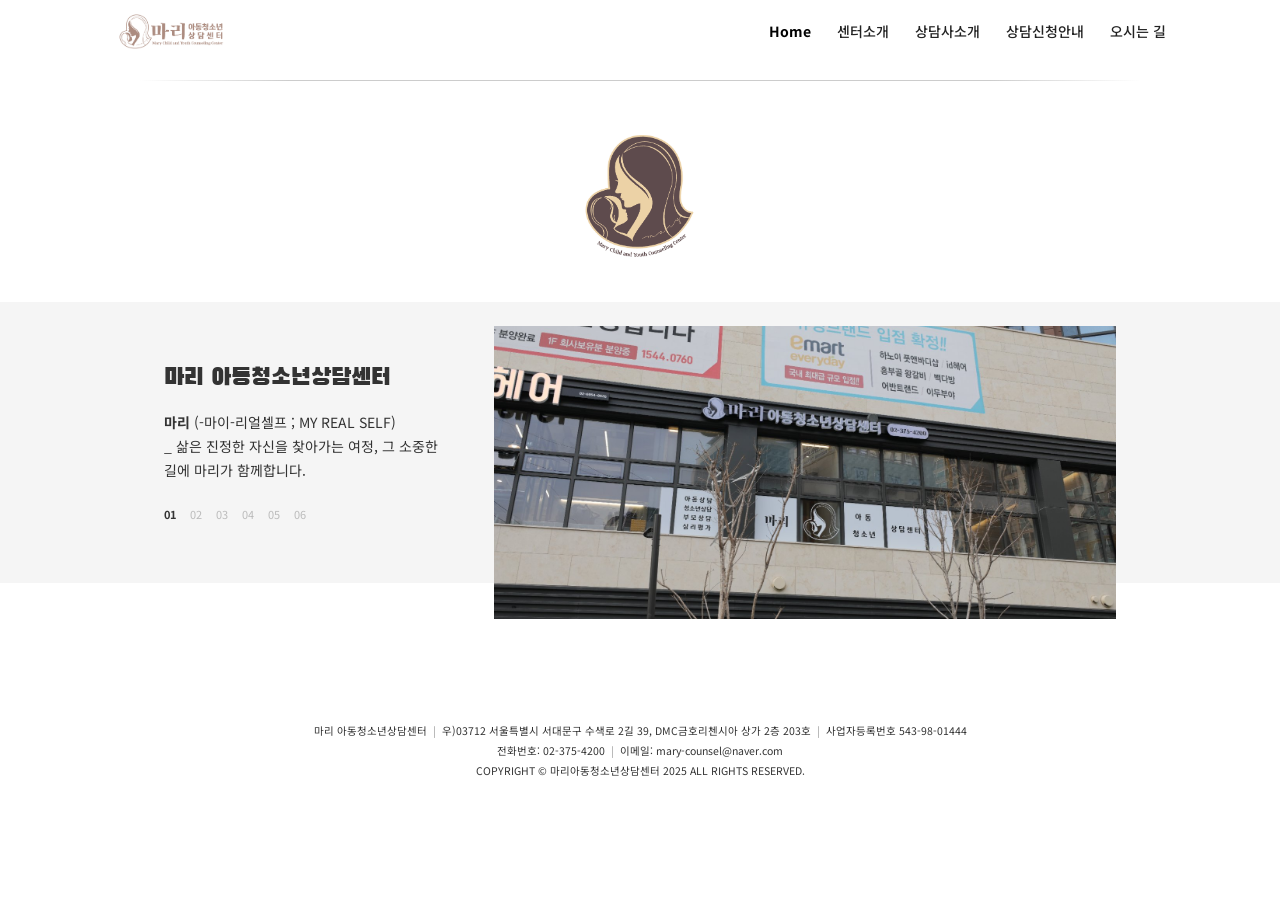
<file: index.html>
<!DOCTYPE html>
<html lang="ko">
<head>
<meta charset="UTF-8">
<meta name="viewport" content="width=device-width, initial-scale=1">
<title>마리 아동청소년상담센터</title>
<meta name="description" content="마리 아동청소년상담센터 — 놀이심리상담, 청소년상담, 심리평가, 언어치료, 집단상담, 성인상담, 양육상담. 사전예약 02-375-4200">
<link rel="canonical" href="https://www.mary-counsel.co.kr/">
<meta property="og:type" content="website">
<meta property="og:title" content="마리 아동청소년상담센터">
<meta property="og:description" content="마리 아동청소년상담센터 — 놀이심리상담, 청소년상담, 심리평가, 언어치료, 집단상담, 성인상담, 양육상담. 사전예약 02-375-4200">
<meta property="og:url" content="https://www.mary-counsel.co.kr/">
<meta property="og:image" content="https://www.mary-counsel.co.kr/images/uploads/1795605321383-wcl1f.jpg">
<meta name="naver-site-verification" content="">
<meta name="google-site-verification" content="">
<link rel="icon" href="images/uploads/1795605533341-xy4sb.png">
<link rel="stylesheet" href="assets/style.css">
<script type="application/ld+json">{"@context":"https://schema.org","@type":"LocalBusiness","name":"마리 아동청소년상담센터","url":"https://www.mary-counsel.co.kr/","telephone":"02-375-4200","email":"mary-counsel@naver.com","address":{"@type":"PostalAddress","streetAddress":"서울특별시 서대문구 수색로 2길 39, DMC금호리첸시아 상가 2층 203호","addressCountry":"KR"}}</script>
</head>
<body>
<header>
  <div class="nav">
    <a href="index.html" class="logo" aria-label="홈으로"><img src="images/uploads/1795605528540-gndbz.png" alt="마리 아동청소년상담센터"></a>
    <nav class="menu" id="menu">
      <a href="index.html" class="on">Home</a>
      <a href="about.html">센터소개</a>
      <a href="counselors.html">상담사소개</a>
      <a href="reservation.html">상담신청안내</a>
      <a href="location.html">오시는 길</a>
    </nav>
    <button class="burger" id="burger" aria-label="메뉴" aria-expanded="false"><span></span><span></span><span></span></button>
  </div>
  <div class="hr"></div>
</header>

<main>
<div class="home-emblem"><img src="images/uploads/1795605533341-xy4sb.png" alt="마리 아동청소년상담센터 로고"></div>
<section class="slider">
  <div class="wrap">
    <div>
      <h1>마리 아동청소년상담센터</h1>
      <p><b>마리</b> (-마이-리얼셀프 ; MY REAL SELF)<br>_ 삶은 진정한 자신을 찾아가는 여정, 그 소중한 길에 마리가 함께합니다.</p>
      <div class="dots"><button class="on">01</button><button>02</button><button>03</button><button>04</button><button>05</button><button>06</button></div>
    </div>
    <div class="slides">
      <img src="images/uploads/1795605321383-wcl1f.jpg" alt="마리 아동청소년상담센터 사진 1" class="on">
      <img src="images/uploads/1795605330490-qdwos.jpg" alt="마리 아동청소년상담센터 사진 2">
      <img src="images/uploads/1795605380646-9jctf.jpg" alt="마리 아동청소년상담센터 사진 3">
      <img src="images/uploads/1795605368250-cuu7p.jpg" alt="마리 아동청소년상담센터 사진 4">
      <img src="images/uploads/1795605353434-mxefl.jpg" alt="마리 아동청소년상담센터 사진 5">
      <img src="images/uploads/1795605399187-yvlae.jpg" alt="마리 아동청소년상담센터 사진 6">
    </div>
  </div>
</section>
</main>

<footer>
  <span class="line">마리 아동청소년상담센터</span><span class="sep">|</span><span class="line">우)03712 서울특별시 서대문구 수색로 2길 39, DMC금호리첸시아 상가 2층 203호</span><span class="sep">|</span><span class="line">사업자등록번호 543-98-01444</span><br>
  <span class="line">전화번호: <a href="tel:023754200">02-375-4200</a></span><span class="sep">|</span><span class="line">이메일: <a href="mailto:mary-counsel@naver.com">mary-counsel@naver.com</a></span><br>
  COPYRIGHT © 마리아동청소년상담센터 2025 ALL RIGHTS RESERVED.
</footer>

<div class="callbar"><a href="tel:023754200">📞 02-375-4200</a><a class="kakao" href="http://pf.kakao.com/_Vxcyxlxj/chat" target="_blank" rel="noopener">💬 카톡 상담</a></div>
<div class="lightbox" id="lightbox"><button class="lb-x" aria-label="닫기">×</button><button class="lb-prev" aria-label="이전">‹</button><img alt=""><button class="lb-next" aria-label="다음">›</button><p></p></div>
<script src="assets/site.js"></script>
</body>
</html>
</file>
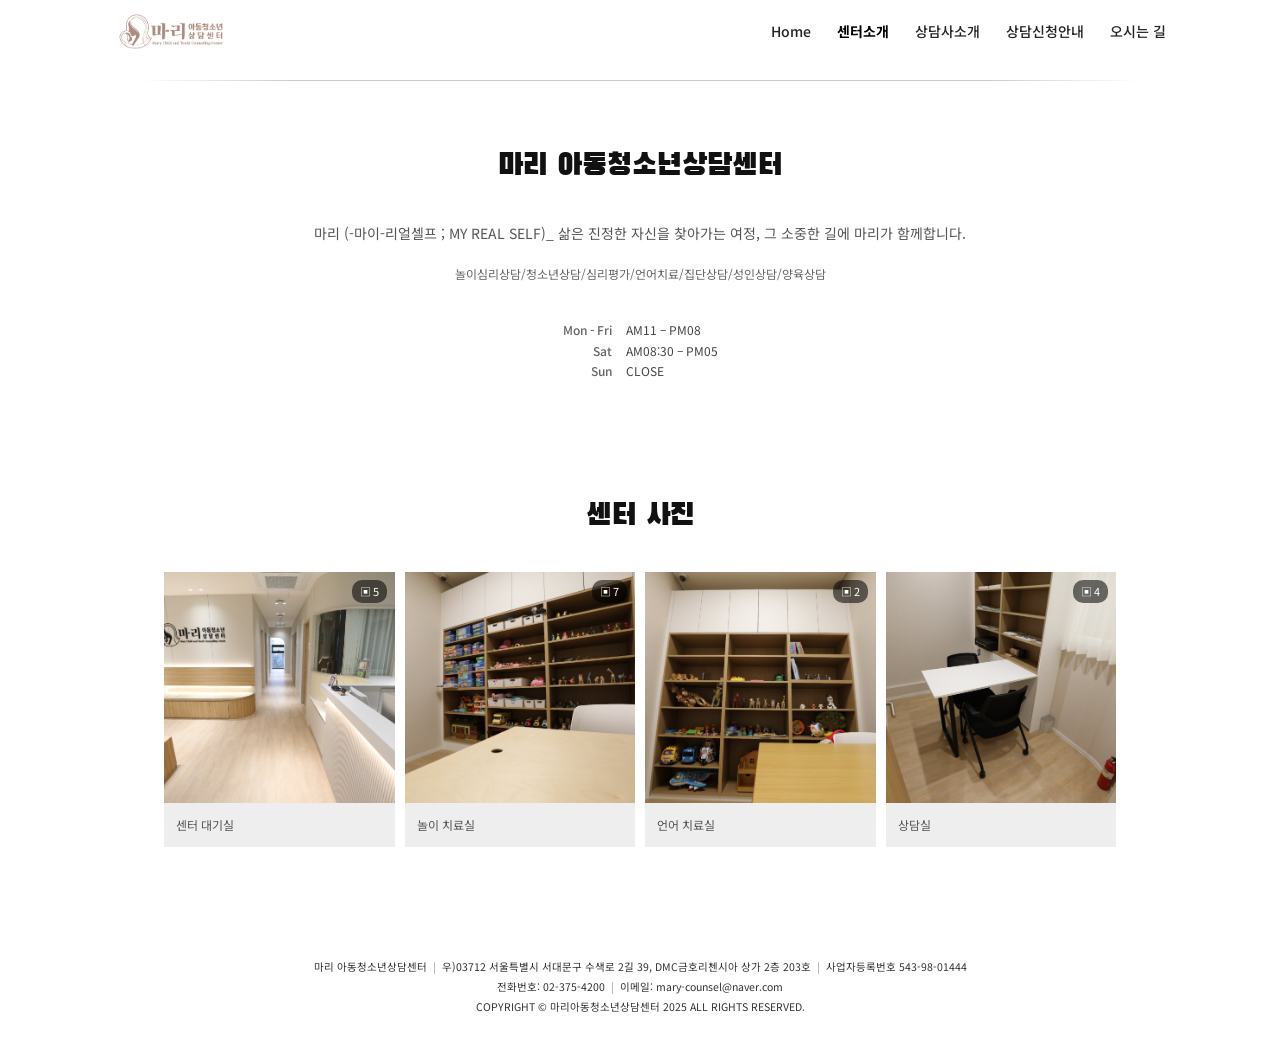
<file: about.html>
<!DOCTYPE html>
<html lang="ko">
<head>
<meta charset="UTF-8">
<meta name="viewport" content="width=device-width, initial-scale=1">
<title>센터소개 | 마리 아동청소년상담센터</title>
<meta name="description" content="마리 아동청소년상담센터 센터소개 — 놀이심리상담, 청소년상담, 심리평가, 언어치료, 집단상담, 성인상담, 양육상담">
<link rel="canonical" href="https://www.mary-counsel.co.kr/about.html">
<meta property="og:type" content="website">
<meta property="og:title" content="센터소개 | 마리 아동청소년상담센터">
<meta property="og:description" content="마리 아동청소년상담센터 센터소개 — 놀이심리상담, 청소년상담, 심리평가, 언어치료, 집단상담, 성인상담, 양육상담">
<meta property="og:url" content="https://www.mary-counsel.co.kr/about.html">
<meta property="og:image" content="https://www.mary-counsel.co.kr/images/uploads/1795605321383-wcl1f.jpg">
<meta name="naver-site-verification" content="">
<meta name="google-site-verification" content="">
<link rel="icon" href="images/uploads/1795605533341-xy4sb.png">
<link rel="stylesheet" href="assets/style.css">
</head>
<body>
<header>
  <div class="nav">
    <a href="index.html" class="logo" aria-label="홈으로"><img src="images/uploads/1795605528540-gndbz.png" alt="마리 아동청소년상담센터"></a>
    <nav class="menu" id="menu">
      <a href="index.html">Home</a>
      <a href="about.html" class="on">센터소개</a>
      <a href="counselors.html">상담사소개</a>
      <a href="reservation.html">상담신청안내</a>
      <a href="location.html">오시는 길</a>
    </nav>
    <button class="burger" id="burger" aria-label="메뉴" aria-expanded="false"><span></span><span></span><span></span></button>
  </div>
  <div class="hr"></div>
</header>

<main>
<div class="wrap intro">
  <h1 class="page-title">마리 아동청소년상담센터</h1>
  <p class="desc">마리 (-마이-리얼셀프 ; MY REAL SELF)_ 삶은 진정한 자신을 찾아가는 여정, 그 소중한 길에 마리가 함께합니다.</p>
  <p class="svc">놀이심리상담/청소년상담/심리평가/언어치료/집단상담/성인상담/양육상담</p>
  <dl class="hours">
    <dt>Mon - Fri</dt><dd>AM11 – PM08</dd>
    <dt>Sat</dt><dd>AM08:30 – PM05</dd>
    <dt>Sun</dt><dd>CLOSE</dd>
  </dl>
</div>
<div class="wrap">
  <h2 class="page-title gal-title">센터 사진</h2>
  <div class="gallery">
    <figure class="album" data-photos='[&quot;images/uploads/1795605916421-d5wzz.jpg&quot;,&quot;images/uploads/1795605928248-kgweh.jpg&quot;,&quot;images/uploads/1795605938580-22pux.jpg&quot;,&quot;images/uploads/1795605943663-sfvqz.jpg&quot;,&quot;images/uploads/1795605950672-2zzmw.jpg&quot;]' data-name="센터 대기실">
      <div class="album-img"><img src="images/uploads/1795605916421-d5wzz.jpg" alt="센터 대기실 1" class="on" loading="lazy"><img src="images/uploads/1795605928248-kgweh.jpg" alt="센터 대기실 2" loading="lazy"><img src="images/uploads/1795605938580-22pux.jpg" alt="센터 대기실 3" loading="lazy"><img src="images/uploads/1795605943663-sfvqz.jpg" alt="센터 대기실 4" loading="lazy"><img src="images/uploads/1795605950672-2zzmw.jpg" alt="센터 대기실 5" loading="lazy"><span class="count">5</span></div>
      <figcaption>센터 대기실</figcaption>
    </figure>
    <figure class="album" data-photos='[&quot;images/uploads/1795605998486-2i3rw.jpg&quot;,&quot;images/uploads/1795606005302-bfdka.jpg&quot;,&quot;images/uploads/1795606214274-88a89.jpg&quot;,&quot;images/uploads/1795606218424-my7g2.jpg&quot;,&quot;images/uploads/1795606227018-kn1ps.jpg&quot;,&quot;images/uploads/1795606239157-8docu.jpg&quot;,&quot;images/uploads/1795606248961-xl3pf.jpg&quot;]' data-name="놀이 치료실">
      <div class="album-img"><img src="images/uploads/1795605998486-2i3rw.jpg" alt="놀이 치료실 1" class="on" loading="lazy"><img src="images/uploads/1795606005302-bfdka.jpg" alt="놀이 치료실 2" loading="lazy"><img src="images/uploads/1795606214274-88a89.jpg" alt="놀이 치료실 3" loading="lazy"><img src="images/uploads/1795606218424-my7g2.jpg" alt="놀이 치료실 4" loading="lazy"><img src="images/uploads/1795606227018-kn1ps.jpg" alt="놀이 치료실 5" loading="lazy"><img src="images/uploads/1795606239157-8docu.jpg" alt="놀이 치료실 6" loading="lazy"><img src="images/uploads/1795606248961-xl3pf.jpg" alt="놀이 치료실 7" loading="lazy"><span class="count">7</span></div>
      <figcaption>놀이 치료실</figcaption>
    </figure>
    <figure class="album" data-photos='[&quot;images/uploads/1795606284673-l1a2y.jpg&quot;,&quot;images/uploads/1795606683318-dktlk.jpg&quot;]' data-name="언어 치료실">
      <div class="album-img"><img src="images/uploads/1795606284673-l1a2y.jpg" alt="언어 치료실 1" class="on" loading="lazy"><img src="images/uploads/1795606683318-dktlk.jpg" alt="언어 치료실 2" loading="lazy"><span class="count">2</span></div>
      <figcaption>언어 치료실</figcaption>
    </figure>
    <figure class="album" data-photos='[&quot;images/uploads/1795606699804-xaelp.jpg&quot;,&quot;images/uploads/1795606707913-e22k7.jpg&quot;,&quot;images/uploads/1795606719048-uhsby.jpg&quot;,&quot;images/uploads/1795606724822-hypt3.jpg&quot;]' data-name="상담실">
      <div class="album-img"><img src="images/uploads/1795606699804-xaelp.jpg" alt="상담실 1" class="on" loading="lazy"><img src="images/uploads/1795606707913-e22k7.jpg" alt="상담실 2" loading="lazy"><img src="images/uploads/1795606719048-uhsby.jpg" alt="상담실 3" loading="lazy"><img src="images/uploads/1795606724822-hypt3.jpg" alt="상담실 4" loading="lazy"><span class="count">4</span></div>
      <figcaption>상담실</figcaption>
    </figure>
  </div>
</div>
</main>

<footer>
  <span class="line">마리 아동청소년상담센터</span><span class="sep">|</span><span class="line">우)03712 서울특별시 서대문구 수색로 2길 39, DMC금호리첸시아 상가 2층 203호</span><span class="sep">|</span><span class="line">사업자등록번호 543-98-01444</span><br>
  <span class="line">전화번호: <a href="tel:023754200">02-375-4200</a></span><span class="sep">|</span><span class="line">이메일: <a href="mailto:mary-counsel@naver.com">mary-counsel@naver.com</a></span><br>
  COPYRIGHT © 마리아동청소년상담센터 2025 ALL RIGHTS RESERVED.
</footer>

<div class="callbar"><a href="tel:023754200">📞 02-375-4200</a><a class="kakao" href="http://pf.kakao.com/_Vxcyxlxj/chat" target="_blank" rel="noopener">💬 카톡 상담</a></div>
<div class="lightbox" id="lightbox"><button class="lb-x" aria-label="닫기">×</button><button class="lb-prev" aria-label="이전">‹</button><img alt=""><button class="lb-next" aria-label="다음">›</button><p></p></div>
<script src="assets/site.js"></script>
</body>
</html>
</file>
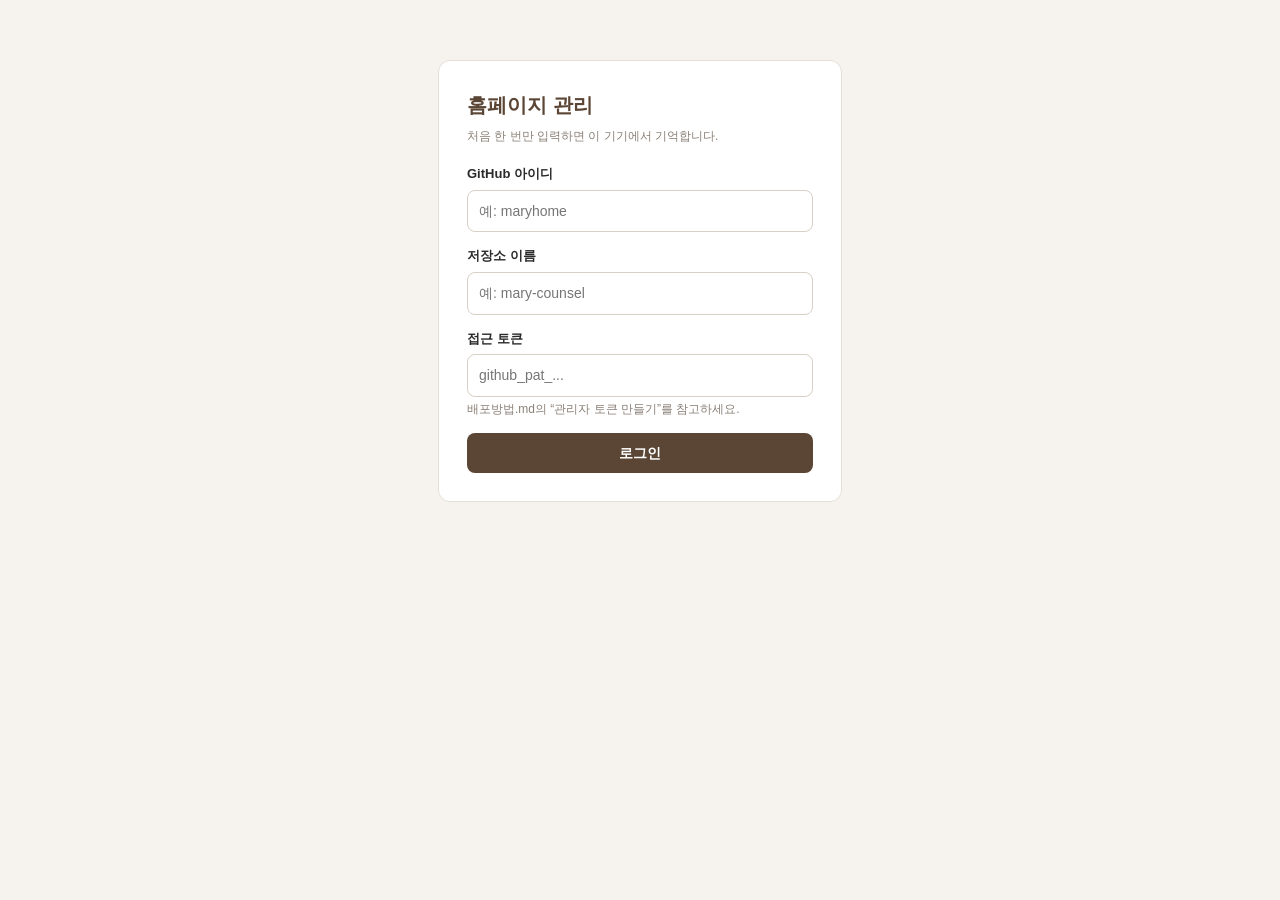
<file: admin.html>
<!DOCTYPE html>
<html lang="ko">
<head>
<meta charset="UTF-8">
<meta name="viewport" content="width=device-width, initial-scale=1">
<meta name="robots" content="noindex,nofollow">
<title>홈페이지 관리 | 마리아동청소년상담센터</title>
<style>
*{box-sizing:border-box;margin:0;padding:0}
body{font-family:-apple-system,"Apple SD Gothic Neo","Malgun Gothic","Noto Sans KR",sans-serif;background:#f6f3ef;color:#2b2b2b;font-size:14px;line-height:1.6}
button,input,textarea,select{font:inherit}
.hidden{display:none!important}
.top{position:sticky;top:0;z-index:20;background:#5b4636;color:#fff;display:flex;align-items:center;gap:12px;padding:10px 18px}
.top h1{font-size:16px;flex:1}
.top .st{font-size:12px;opacity:.85}
.btn{border:0;border-radius:8px;padding:9px 16px;cursor:pointer;font-weight:600}
.btn.pri{background:#fff;color:#5b4636}
.btn.dark{background:#5b4636;color:#fff}
.btn.line{background:#fff;border:1px solid #d8cfc5;color:#5b4636}
.btn.sm{padding:5px 10px;font-size:12px;font-weight:500}
.btn.del{background:#fff;border:1px solid #e9c9c9;color:#b54040}
.btn:disabled{opacity:.5;cursor:default}
.tabs{display:flex;gap:4px;overflow-x:auto;background:#fff;border-bottom:1px solid #e6dfd7;padding:0 12px;position:sticky;top:52px;z-index:19}
.tabs button{background:none;border:0;padding:13px 14px;cursor:pointer;white-space:nowrap;color:#777;border-bottom:3px solid transparent}
.tabs button.on{color:#5b4636;font-weight:700;border-color:#5b4636}
.panel{max-width:820px;margin:0 auto;padding:24px 18px 120px}
.card{background:#fff;border:1px solid #e6dfd7;border-radius:12px;padding:20px;margin-bottom:16px}
.card h2{font-size:16px;margin-bottom:4px}
.card .hint{font-size:12px;color:#8a8077;margin-bottom:14px}
.f{margin-bottom:14px}
.f label{display:block;font-weight:600;font-size:13px;margin-bottom:5px}
.f small{display:block;color:#8a8077;font-size:12px;margin-top:3px}
input[type=text],input[type=password],textarea{width:100%;border:1px solid #d8cfc5;border-radius:8px;padding:9px 11px;background:#fff}
textarea{min-height:70px;resize:vertical}
input:focus,textarea:focus{outline:2px solid #c9b8a6;border-color:#c9b8a6}
.row{display:flex;gap:8px;align-items:center;margin-bottom:8px}
.row input[type=text],.row textarea{flex:1;min-width:0}
.ctrl{display:flex;gap:4px;flex:none}
.thumbs{display:flex;flex-wrap:wrap;gap:10px;margin:8px 0}
.thumb{position:relative;width:120px}
.thumb img{width:120px;height:90px;object-fit:cover;border-radius:6px;border:1px solid #e6dfd7;background:#eee}
.thumb .ctrl{margin-top:4px;justify-content:center}
.thumb .no{position:absolute;left:4px;top:4px;background:rgba(0,0,0,.6);color:#fff;font-size:11px;border-radius:4px;padding:0 6px}
.upl{display:inline-flex;align-items:center;gap:6px;border:1px dashed #c9b8a6;border-radius:8px;padding:9px 14px;cursor:pointer;color:#5b4636;background:#fbf8f5;font-weight:600}
.upl input{display:none}
.item{border:1px solid #e6dfd7;border-radius:10px;padding:14px;margin-bottom:12px;background:#fdfcfa}
.item-head{display:flex;align-items:center;gap:8px;margin-bottom:10px}
.item-head b{flex:1}
.grid2{display:grid;grid-template-columns:1fr 1fr;gap:10px}
.one-photo{display:flex;gap:14px;align-items:flex-start;margin-bottom:12px}
.one-photo img{width:96px;height:128px;object-fit:cover;border-radius:6px;border:1px solid #e6dfd7;background:#eee}
.one-photo .empty{width:96px;height:128px;border-radius:6px;border:1px dashed #d8cfc5;display:grid;place-items:center;color:#aaa;font-size:12px;text-align:center}
.login{max-width:440px;margin:60px auto;padding:0 18px}
.login .card{padding:28px}
.login h1{font-size:20px;margin-bottom:6px;color:#5b4636}
.msg{position:fixed;left:50%;bottom:24px;transform:translateX(-50%);background:#2b2b2b;color:#fff;padding:12px 20px;border-radius:10px;z-index:50;max-width:90vw;text-align:center}
.msg.err{background:#b54040}
.pv{position:fixed;inset:0;background:rgba(0,0,0,.5);z-index:40;display:flex;flex-direction:column}
.pv-bar{background:#fff;display:flex;gap:8px;align-items:center;padding:8px 12px}
.pv-bar b{flex:1}
.pv iframe{flex:1;border:0;background:#fff;width:100%}
.dirty{display:inline-block;width:8px;height:8px;border-radius:50%;background:#ffcf5c;margin-right:6px}
@media(max-width:600px){.grid2{grid-template-columns:1fr}.top .st{display:none}}
</style>
</head>
<body>

<!-- 로그인 -->
<div class="login" id="loginView">
  <div class="card">
    <h1>홈페이지 관리</h1>
    <p class="hint" style="color:#8a8077;margin-bottom:18px">처음 한 번만 입력하면 이 기기에서 기억합니다.</p>
    <div class="f"><label>GitHub 아이디</label><input type="text" id="lgOwner" placeholder="예: maryhome" autocomplete="username"></div>
    <div class="f"><label>저장소 이름</label><input type="text" id="lgRepo" placeholder="예: mary-counsel"></div>
    <div class="f"><label>접근 토큰</label><input type="password" id="lgToken" placeholder="github_pat_..." autocomplete="current-password"><small>배포방법.md의 “관리자 토큰 만들기”를 참고하세요.</small></div>
    <button class="btn dark" id="lgBtn" style="width:100%">로그인</button>
  </div>
</div>

<!-- 편집 화면 -->
<div id="appView" class="hidden">
  <div class="top">
    <h1>마리 홈페이지 관리</h1>
    <span class="st" id="state"></span>
    <button class="btn line sm" id="pvBtn">미리보기</button>
    <button class="btn pri" id="saveBtn">저장하기</button>
  </div>
  <nav class="tabs" id="tabs"></nav>
  <div class="panel" id="panel"></div>
  <p style="text-align:center;font-size:12px;color:#aaa;padding-bottom:30px"><a href="#" id="logout" style="color:#aaa">로그아웃</a></p>
</div>

<div class="pv hidden" id="pv"><div class="pv-bar"><b>미리보기 (저장 전)</b><button class="btn line sm" data-pvw="390">모바일</button><button class="btn line sm" data-pvw="">PC</button><button class="btn dark sm" id="pvClose">닫기</button></div><iframe id="pvFrame"></iframe></div>

<script src="assets/render.js"></script>
<script src="assets/admin.js"></script>
</body>
</html>
</file>
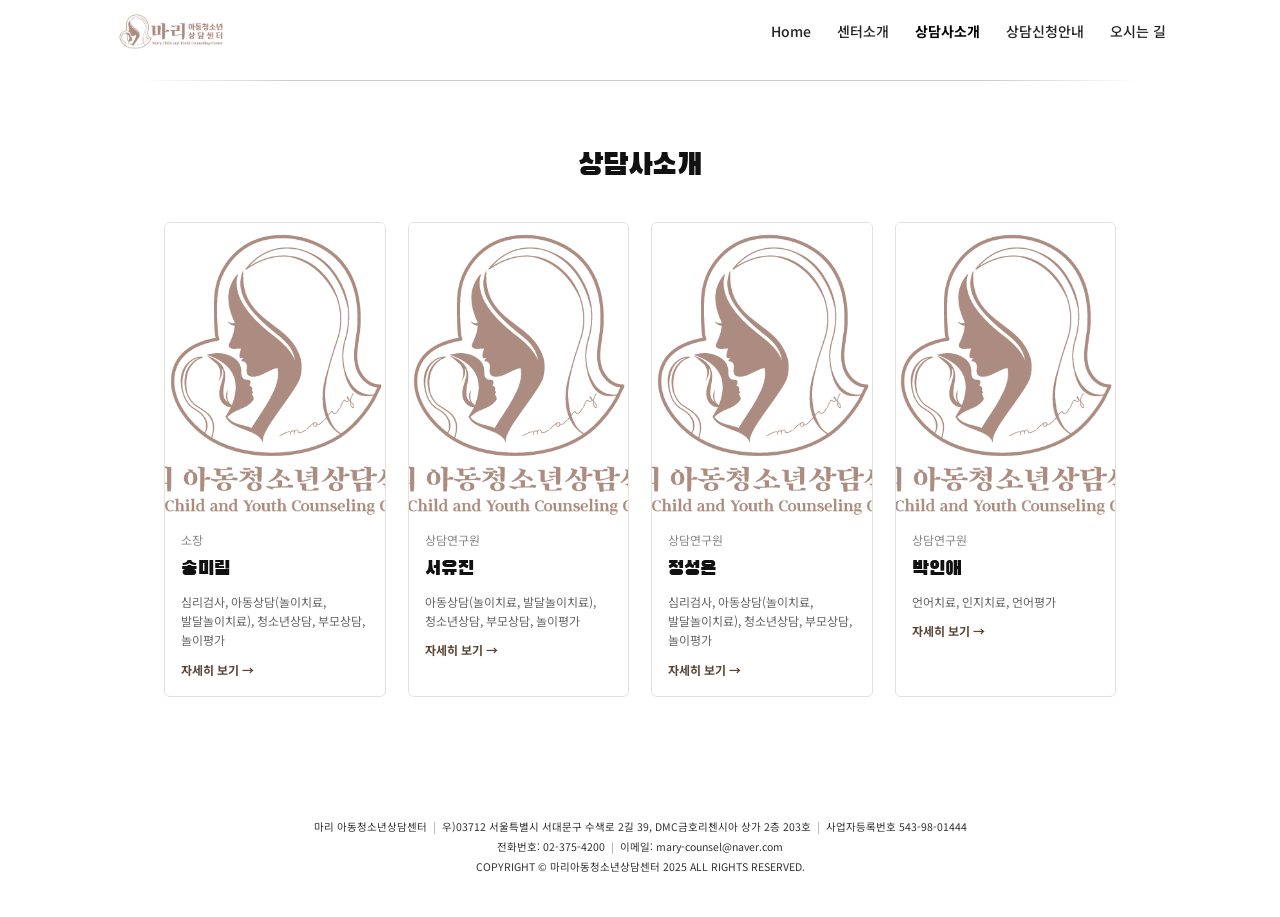
<file: counselors.html>
<!DOCTYPE html>
<html lang="ko">
<head>
<meta charset="UTF-8">
<meta name="viewport" content="width=device-width, initial-scale=1">
<title>상담사소개 | 마리 아동청소년상담센터</title>
<meta name="description" content="마리 아동청소년상담센터 상담사 소개 — 송미림, 서유진, 정성은, 박인애">
<link rel="canonical" href="https://www.mary-counsel.co.kr/counselors.html">
<meta property="og:type" content="website">
<meta property="og:title" content="상담사소개 | 마리 아동청소년상담센터">
<meta property="og:description" content="마리 아동청소년상담센터 상담사 소개 — 송미림, 서유진, 정성은, 박인애">
<meta property="og:url" content="https://www.mary-counsel.co.kr/counselors.html">
<meta property="og:image" content="https://www.mary-counsel.co.kr/images/uploads/1795605321383-wcl1f.jpg">
<meta name="naver-site-verification" content="">
<meta name="google-site-verification" content="">
<link rel="icon" href="images/uploads/1795605533341-xy4sb.png">
<link rel="stylesheet" href="assets/style.css">
</head>
<body>
<header>
  <div class="nav">
    <a href="index.html" class="logo" aria-label="홈으로"><img src="images/uploads/1795605528540-gndbz.png" alt="마리 아동청소년상담센터"></a>
    <nav class="menu" id="menu">
      <a href="index.html">Home</a>
      <a href="about.html">센터소개</a>
      <a href="counselors.html" class="on">상담사소개</a>
      <a href="reservation.html">상담신청안내</a>
      <a href="location.html">오시는 길</a>
    </nav>
    <button class="burger" id="burger" aria-label="메뉴" aria-expanded="false"><span></span><span></span><span></span></button>
  </div>
  <div class="hr"></div>
</header>

<main>
<div class="wrap cwrap">
<h1 class="page-title" id="list">상담사소개</h1>
<div class="c-grid">
  <a class="c-card" href="#c1"><div class="c-card-img"><img src="images/uploads/1795606902920-8ejtj.png" alt="소장 송미림" loading="lazy"></div><div class="c-card-txt"><span class="role">소장</span><strong>송미림</strong><p>심리검사, 아동상담(놀이치료, 발달놀이치료), 청소년상담, 부모상담, 놀이평가</p><span class="more">자세히 보기 →</span></div></a>
  <a class="c-card" href="#c2"><div class="c-card-img"><img src="images/uploads/1795607412767-t1bmi.png" alt="상담연구원 서유진" loading="lazy"></div><div class="c-card-txt"><span class="role">상담연구원</span><strong>서유진</strong><p>아동상담(놀이치료, 발달놀이치료), 청소년상담, 부모상담, 놀이평가</p><span class="more">자세히 보기 →</span></div></a>
  <a class="c-card" href="#c3"><div class="c-card-img"><img src="images/uploads/1795607419620-yf7i1.png" alt="상담연구원 정성은" loading="lazy"></div><div class="c-card-txt"><span class="role">상담연구원</span><strong>정성은</strong><p>심리검사, 아동상담(놀이치료, 발달놀이치료), 청소년상담, 부모상담, 놀이평가</p><span class="more">자세히 보기 →</span></div></a>
  <a class="c-card" href="#c4"><div class="c-card-img"><img src="images/uploads/1795607430853-gnjo5.png" alt="상담연구원 박인애" loading="lazy"></div><div class="c-card-txt"><span class="role">상담연구원</span><strong>박인애</strong><p>언어치료, 인지치료, 언어평가</p><span class="more">자세히 보기 →</span></div></a>
</div>
  <article class="c-detail" id="c1"><a class="c-back" href="#list">← 상담사 목록</a><div class="counselor with-photo"><div class="c-photo"><img src="images/uploads/1795606902920-8ejtj.png" alt="소장 송미림" loading="lazy"></div><div class="c-body"><h2>소장 송미림</h2><p class="field">전문분야: 심리검사, 아동상담(놀이치료, 발달놀이치료), 청소년상담, 부모상담, 놀이평가</p><h3>학 력</h3><ul><li>숙명여자대학교 아동복지학부 학사</li><li>숙명여자대학교 아동복지학과 아동심리치료전공 석사</li><li>숙명여자대학교 아동복지학과 아동심리치료전공 박사 수료</li></ul><h3>자격사항</h3><ul><li>한국놀이치료학회 공인 놀이심리상담사 1급</li><li>청소년상담사 2급</li><li>임상심리사 1급</li><li>사회복지사 2급</li><li>보육교사 1급</li><li>유치원 정교사 2급</li></ul><h3>경 력</h3><ul><li>의정부지방법원 고양지원 자녀양육안내위원</li><li>아동청소년상담센터 맑음 전문상담원</li><li>삼성사과나무 정신과의원 놀이치료 및 조기교실 발달놀이치료사</li><li>해와나무 아동청소년상담센터 놀이치료사</li><li>굿네이버스 좋은마음센터 놀이치료사</li><li>서울시립 문래청소년수련관 놀이치료사</li></ul><h3>연수 및 교육</h3><ul><li>정인아동청소년상담센터 모래놀이치료 장기교육 수료</li><li>마음사랑 인지행동치료센터 TCI워크샵 수료</li><li>신속재심리상담연구소 통합발달놀이치료 워크숍 1단계 수료</li><li>아동청소년상담센터 맑음 짝치료 및 형제치료의 기법 수료</li><li>아동청소년상담센터 맑음 게임놀이치료 워크숍 1/2단계 수료</li></ul><h3>학회 활동</h3><ul><li>한국놀이치료학회 정회원</li><li>한국상담심리학회 정회원</li></ul><h3>연 구</h3><ul><li>아동의 실행기능 결함 및 ADHD증상이 자기주도 학습능력에 미치는 영향</li><li>양육시설과 공동생활 가정 아동 간 심리치료 프로그램의 효과성 비교</li></ul></div></div><div class="divider"><span></span><i></i><span></span></div><nav class="c-nav"><span></span><a href="#list">목록</a><a href="#c2">서유진 →</a></nav></article>
  <article class="c-detail" id="c2"><a class="c-back" href="#list">← 상담사 목록</a><div class="counselor with-photo"><div class="c-photo"><img src="images/uploads/1795607412767-t1bmi.png" alt="상담연구원 서유진" loading="lazy"></div><div class="c-body"><h2>상담연구원 서유진</h2><p class="field">전문분야: 아동상담(놀이치료, 발달놀이치료), 청소년상담, 부모상담, 놀이평가</p><h3>학 력</h3><ul><li>이화여자대학교 국문학 학사</li><li>이화여자대학교 아동학 석사</li></ul><h3>자격사항</h3><ul><li>놀이심리상담사 1급</li><li>아동심리상담사 1급</li></ul><h3>경 력</h3><ul><li>한마음 심리상담센터</li><li>라파엘 발달심리상담센터</li><li>성남시보육정보센터</li><li>라임상담클리닉(소아정신과)</li><li>다솜아동청소년연구소</li></ul><h3>연 구</h3><ul><li>아동의 수줍음, 자녀의 또래관계에 대한 어머니의 개입행동 및 아동의 사회적 능력간의 관계</li></ul></div></div><div class="divider"><span></span><i></i><span></span></div><nav class="c-nav"><a href="#c1">← 송미림</a><a href="#list">목록</a><a href="#c3">정성은 →</a></nav></article>
  <article class="c-detail" id="c3"><a class="c-back" href="#list">← 상담사 목록</a><div class="counselor with-photo"><div class="c-photo"><img src="images/uploads/1795607419620-yf7i1.png" alt="상담연구원 정성은" loading="lazy"></div><div class="c-body"><h2>상담연구원 정성은</h2><p class="field">전문분야: 심리검사, 아동상담(놀이치료, 발달놀이치료), 청소년상담, 부모상담, 놀이평가</p><h3>학 력</h3><ul><li>숙명여자대학교 아동복지학부 학사</li><li>숙명여자대학교 아동복지학과 아동심리치료전공 석사</li></ul><h3>자격사항</h3><ul><li>한국놀이치료학회 공인 놀이심리상담사 2급</li><li>청소년상담사 2급</li><li>임상심리사 2급</li></ul><h3>경 력</h3><ul><li>중구육아종합지원센터</li><li>늘심리발달센터</li><li>하나아동발달센터</li><li>두리언어발달재활센터</li></ul></div></div><div class="divider"><span></span><i></i><span></span></div><nav class="c-nav"><a href="#c2">← 서유진</a><a href="#list">목록</a><a href="#c4">박인애 →</a></nav></article>
  <article class="c-detail" id="c4"><a class="c-back" href="#list">← 상담사 목록</a><div class="counselor with-photo"><div class="c-photo"><img src="images/uploads/1795607430853-gnjo5.png" alt="상담연구원 박인애" loading="lazy"></div><div class="c-body"><h2>상담연구원 박인애</h2><p class="field">전문분야: 언어치료, 인지치료, 언어평가</p><h3>학 력</h3><ul><li>대구보건대학교 언어재활과</li></ul><h3>자격사항</h3><ul><li>언어재활사 2급</li><li>인지행동심리상담사 1급</li><li>발달진단평가사 2급</li><li>아동문제행동지도사</li></ul><h3>경 력</h3><ul><li>시립일산해담은어린이집 언어재활사 및 보육교사</li></ul></div></div><div class="divider"><span></span><i></i><span></span></div><nav class="c-nav"><a href="#c3">← 정성은</a><a href="#list">목록</a><span></span></nav></article>
</div>
</main>

<footer>
  <span class="line">마리 아동청소년상담센터</span><span class="sep">|</span><span class="line">우)03712 서울특별시 서대문구 수색로 2길 39, DMC금호리첸시아 상가 2층 203호</span><span class="sep">|</span><span class="line">사업자등록번호 543-98-01444</span><br>
  <span class="line">전화번호: <a href="tel:023754200">02-375-4200</a></span><span class="sep">|</span><span class="line">이메일: <a href="mailto:mary-counsel@naver.com">mary-counsel@naver.com</a></span><br>
  COPYRIGHT © 마리아동청소년상담센터 2025 ALL RIGHTS RESERVED.
</footer>

<div class="callbar"><a href="tel:023754200">📞 02-375-4200</a><a class="kakao" href="http://pf.kakao.com/_Vxcyxlxj/chat" target="_blank" rel="noopener">💬 카톡 상담</a></div>
<div class="lightbox" id="lightbox"><button class="lb-x" aria-label="닫기">×</button><button class="lb-prev" aria-label="이전">‹</button><img alt=""><button class="lb-next" aria-label="다음">›</button><p></p></div>
<script src="assets/site.js"></script>
</body>
</html>
</file>
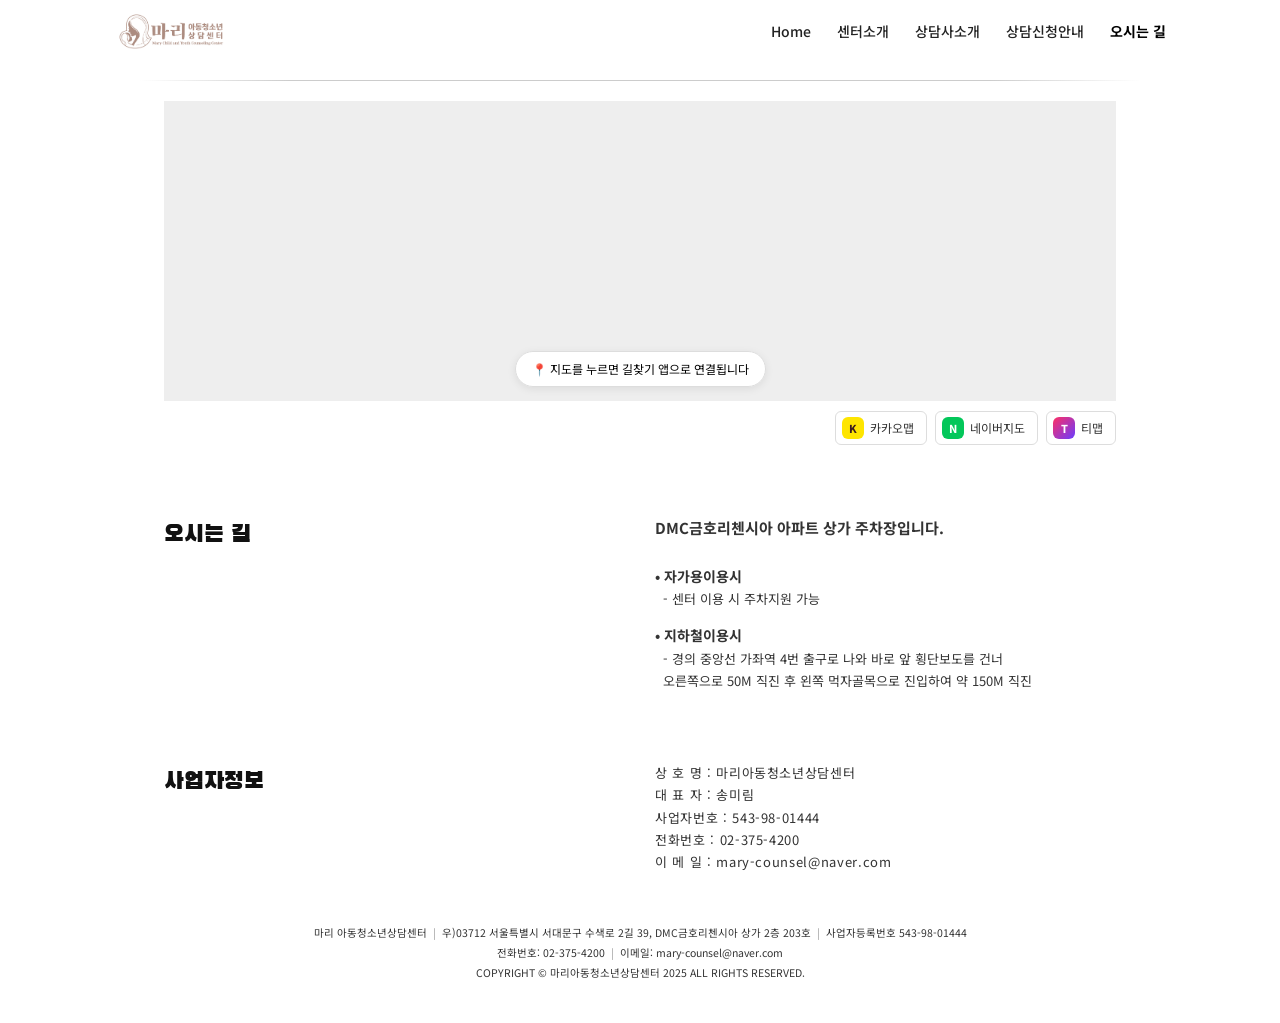
<file: location.html>
<!DOCTYPE html>
<html lang="ko">
<head>
<meta charset="UTF-8">
<meta name="viewport" content="width=device-width, initial-scale=1">
<title>오시는 길 | 마리 아동청소년상담센터</title>
<meta name="description" content="마리 아동청소년상담센터 오시는 길 — 마리아동청소년상담센터">
<link rel="canonical" href="https://www.mary-counsel.co.kr/location.html">
<meta property="og:type" content="website">
<meta property="og:title" content="오시는 길 | 마리 아동청소년상담센터">
<meta property="og:description" content="마리 아동청소년상담센터 오시는 길 — 마리아동청소년상담센터">
<meta property="og:url" content="https://www.mary-counsel.co.kr/location.html">
<meta property="og:image" content="https://www.mary-counsel.co.kr/images/uploads/1795605321383-wcl1f.jpg">
<meta name="naver-site-verification" content="">
<meta name="google-site-verification" content="">
<link rel="icon" href="images/uploads/1795605533341-xy4sb.png">
<link rel="stylesheet" href="assets/style.css">
</head>
<body>
<header>
  <div class="nav">
    <a href="index.html" class="logo" aria-label="홈으로"><img src="images/uploads/1795605528540-gndbz.png" alt="마리 아동청소년상담센터"></a>
    <nav class="menu" id="menu">
      <a href="index.html">Home</a>
      <a href="about.html">센터소개</a>
      <a href="counselors.html">상담사소개</a>
      <a href="reservation.html">상담신청안내</a>
      <a href="location.html" class="on">오시는 길</a>
    </nav>
    <button class="burger" id="burger" aria-label="메뉴" aria-expanded="false"><span></span><span></span><span></span></button>
  </div>
  <div class="hr"></div>
</header>

<main>
<div class="wrap">
  <div class="mapbox">
    <iframe class="map" title="마리 아동청소년상담센터 위치" loading="lazy" src="https://maps.google.com/maps?q=%EB%A7%88%EB%A6%AC%EC%95%84%EB%8F%99%EC%B2%AD%EC%86%8C%EB%85%84%EC%83%81%EB%8B%B4%EC%84%BC%ED%84%B0&z=16&output=embed"></iframe>
    <button class="map-hit" id="mapHit" aria-label="길찾기 앱 선택"><span>📍 지도를 누르면 길찾기 앱으로 연결됩니다</span></button>
    <div class="map-sheet" id="mapSheet"><div class="sheet-in"><p>어떤 지도로 열까요?</p><div class="apps"><a class="app kakao" href="https://map.kakao.com/link/search/%EB%A7%88%EB%A6%AC%EC%95%84%EB%8F%99%EC%B2%AD%EC%86%8C%EB%85%84%EC%83%81%EB%8B%B4%EC%84%BC%ED%84%B0" target="_blank" rel="noopener"><i>K</i>카카오맵</a><a class="app naver" href="https://map.naver.com/p/search/%EB%A7%88%EB%A6%AC%EC%95%84%EB%8F%99%EC%B2%AD%EC%86%8C%EB%85%84%EC%83%81%EB%8B%B4%EC%84%BC%ED%84%B0" target="_blank" rel="noopener"><i>N</i>네이버지도</a><a class="app tmap" href="tmap://search?name=%EB%A7%88%EB%A6%AC%EC%95%84%EB%8F%99%EC%B2%AD%EC%86%8C%EB%85%84%EC%83%81%EB%8B%B4%EC%84%BC%ED%84%B0" data-tmap><i>T</i>티맵</a></div><button class="sheet-x" id="mapClose">닫기</button><small class="tmap-note" id="tmapNote">티맵은 휴대폰에서 열립니다.</small></div></div>
  </div>
  <div class="map-links"><a class="app kakao" href="https://map.kakao.com/link/search/%EB%A7%88%EB%A6%AC%EC%95%84%EB%8F%99%EC%B2%AD%EC%86%8C%EB%85%84%EC%83%81%EB%8B%B4%EC%84%BC%ED%84%B0" target="_blank" rel="noopener"><i>K</i>카카오맵</a><a class="app naver" href="https://map.naver.com/p/search/%EB%A7%88%EB%A6%AC%EC%95%84%EB%8F%99%EC%B2%AD%EC%86%8C%EB%85%84%EC%83%81%EB%8B%B4%EC%84%BC%ED%84%B0" target="_blank" rel="noopener"><i>N</i>네이버지도</a><a class="app tmap" href="tmap://search?name=%EB%A7%88%EB%A6%AC%EC%95%84%EB%8F%99%EC%B2%AD%EC%86%8C%EB%85%84%EC%83%81%EB%8B%B4%EC%84%BC%ED%84%B0" data-tmap><i>T</i>티맵</a></div>
  <div class="loc-row">
    <h2>오시는 길</h2>
    <div>
      <p class="lead">DMC금호리첸시아 아파트 상가 주차장입니다.</p>
      <h3>자가용이용시</h3><p>- 센터 이용 시 주차지원 가능</p>
      <h3>지하철이용시</h3><p>- 경의 중앙선 가좌역 4번 출구로 나와 바로 앞 횡단보도를 건너<br>오른쪽으로 50M 직진 후 왼쪽 먹자골목으로 진입하여 약 150M 직진</p>
    </div>
  </div>
  <div class="loc-row biz">
    <h2>사업자정보</h2>
    <div>
      <p>상 호 명 : 마리아동청소년상담센터</p>
      <p>대 표 자 : 송미림</p>
      <p>사업자번호 : <a href="tel:5439801444">543-98-01444</a></p>
      <p>전화번호 : <a href="tel:023754200">02-375-4200</a></p>
      <p>이 메 일 : <a href="mailto:mary-counsel@naver.com">mary-counsel@naver.com</a></p>
    </div>
  </div>
</div>
</main>

<footer>
  <span class="line">마리 아동청소년상담센터</span><span class="sep">|</span><span class="line">우)03712 서울특별시 서대문구 수색로 2길 39, DMC금호리첸시아 상가 2층 203호</span><span class="sep">|</span><span class="line">사업자등록번호 543-98-01444</span><br>
  <span class="line">전화번호: <a href="tel:023754200">02-375-4200</a></span><span class="sep">|</span><span class="line">이메일: <a href="mailto:mary-counsel@naver.com">mary-counsel@naver.com</a></span><br>
  COPYRIGHT © 마리아동청소년상담센터 2025 ALL RIGHTS RESERVED.
</footer>

<div class="callbar"><a href="tel:023754200">📞 02-375-4200</a><a class="kakao" href="http://pf.kakao.com/_Vxcyxlxj/chat" target="_blank" rel="noopener">💬 카톡 상담</a></div>
<div class="lightbox" id="lightbox"><button class="lb-x" aria-label="닫기">×</button><button class="lb-prev" aria-label="이전">‹</button><img alt=""><button class="lb-next" aria-label="다음">›</button><p></p></div>
<script src="assets/site.js"></script>
</body>
</html>
</file>
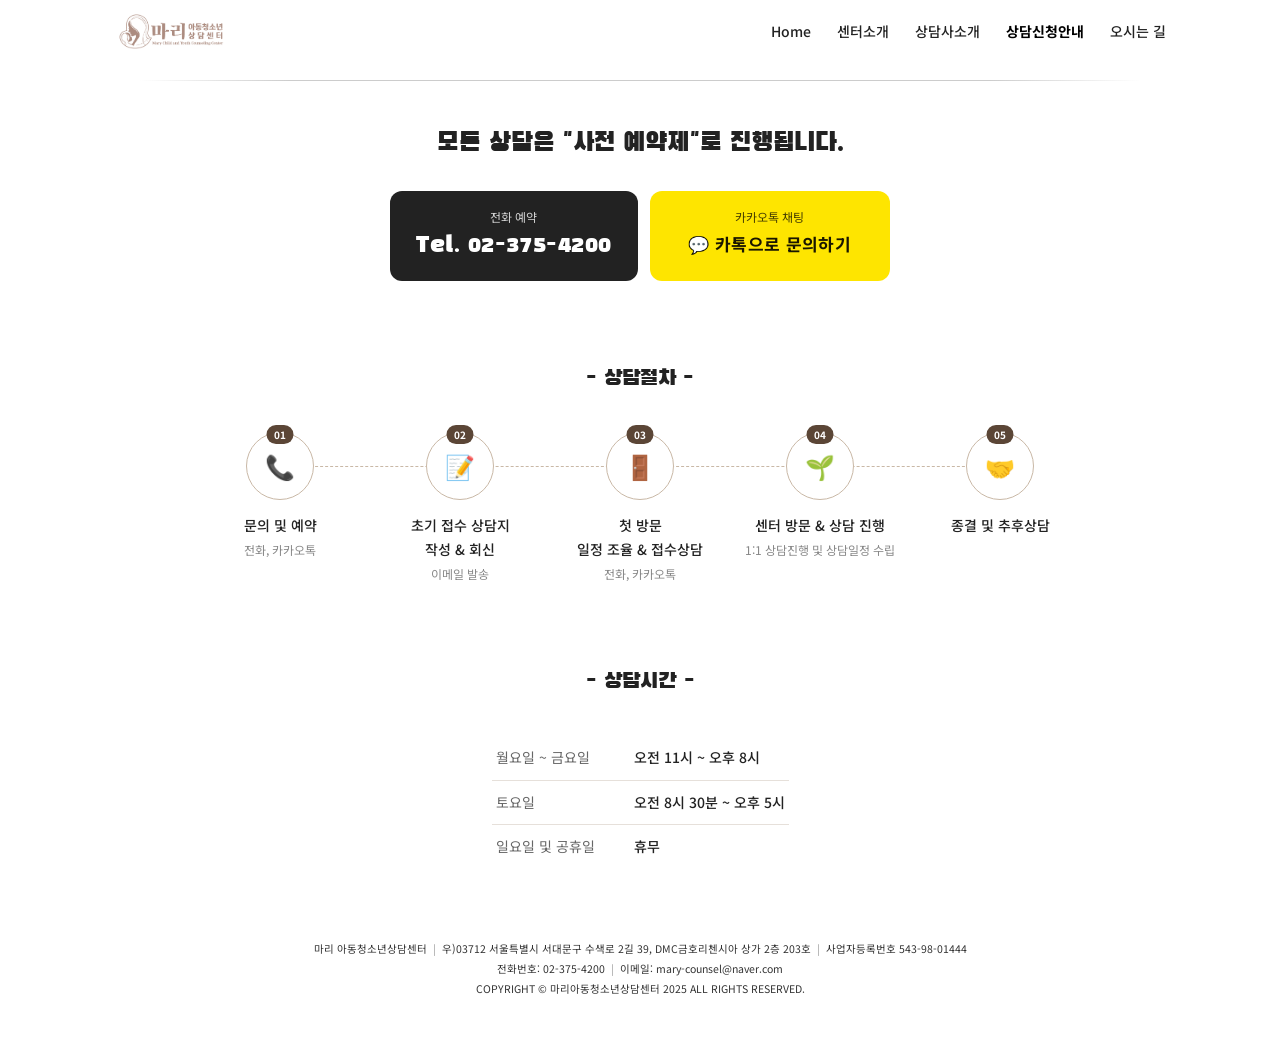
<file: reservation.html>
<!DOCTYPE html>
<html lang="ko">
<head>
<meta charset="UTF-8">
<meta name="viewport" content="width=device-width, initial-scale=1">
<title>상담신청안내 | 마리 아동청소년상담센터</title>
<meta name="description" content="모든 상담은 사전 예약제로 진행됩니다. Tel. 02-375-4200">
<link rel="canonical" href="https://www.mary-counsel.co.kr/reservation.html">
<meta property="og:type" content="website">
<meta property="og:title" content="상담신청안내 | 마리 아동청소년상담센터">
<meta property="og:description" content="모든 상담은 사전 예약제로 진행됩니다. Tel. 02-375-4200">
<meta property="og:url" content="https://www.mary-counsel.co.kr/reservation.html">
<meta property="og:image" content="https://www.mary-counsel.co.kr/images/uploads/1795605321383-wcl1f.jpg">
<meta name="naver-site-verification" content="">
<meta name="google-site-verification" content="">
<link rel="icon" href="images/uploads/1795605533341-xy4sb.png">
<link rel="stylesheet" href="assets/style.css">
</head>
<body>
<header>
  <div class="nav">
    <a href="index.html" class="logo" aria-label="홈으로"><img src="images/uploads/1795605528540-gndbz.png" alt="마리 아동청소년상담센터"></a>
    <nav class="menu" id="menu">
      <a href="index.html">Home</a>
      <a href="about.html">센터소개</a>
      <a href="counselors.html">상담사소개</a>
      <a href="reservation.html" class="on">상담신청안내</a>
      <a href="location.html">오시는 길</a>
    </nav>
    <button class="burger" id="burger" aria-label="메뉴" aria-expanded="false"><span></span><span></span><span></span></button>
  </div>
  <div class="hr"></div>
</header>

<main>
<div class="wrap notice">
  <h1>모든 상담은 &quot;사전 예약제&quot;로 진행됩니다.</h1>
  <div class="contact-btns">
    <a class="cbtn tel" href="tel:023754200"><span>전화 예약</span><b>Tel. 02-375-4200</b></a>
    <a class="cbtn kakao" href="http://pf.kakao.com/_Vxcyxlxj/chat" target="_blank" rel="noopener"><span>카카오톡 채팅</span><b>💬 카톡으로 문의하기</b></a>
  </div>
  <h2>- 상담절차 -</h2>
  <ol class="process" style="--n:5">
    <li class="step"><div class="dot"><span class="num">01</span><span class="ico">📞</span></div><div class="txt"><strong>문의 및 예약</strong><small>전화, 카카오톡</small></div></li>
    <li class="step"><div class="dot"><span class="num">02</span><span class="ico">📝</span></div><div class="txt"><strong>초기 접수 상담지 <br>작성 &amp; 회신</strong><small>이메일 발송</small></div></li>
    <li class="step"><div class="dot"><span class="num">03</span><span class="ico">🚪</span></div><div class="txt"><strong>첫 방문 <br>일정 조율 &amp; 접수상담</strong><small>전화, 카카오톡</small></div></li>
    <li class="step"><div class="dot"><span class="num">04</span><span class="ico">🌱</span></div><div class="txt"><strong>센터 방문 &amp; 상담 진행</strong><small>1:1 상담진행 및 상담일정 수립</small></div></li>
    <li class="step"><div class="dot"><span class="num">05</span><span class="ico">🤝</span></div><div class="txt"><strong>종결 및 추후상담</strong></div></li>
  </ol>
  <h2>- 상담시간 -</h2>
  <ul class="times"><li><span class="d">월요일 ~ 금요일</span><span class="t">오전 11시 ~ 오후 8시</span></li><li><span class="d">토요일</span><span class="t">오전 8시 30분 ~ 오후 5시</span></li><li><span class="d">일요일 및 공휴일</span><span class="t">휴무</span></li></ul>
</div>
</main>

<footer>
  <span class="line">마리 아동청소년상담센터</span><span class="sep">|</span><span class="line">우)03712 서울특별시 서대문구 수색로 2길 39, DMC금호리첸시아 상가 2층 203호</span><span class="sep">|</span><span class="line">사업자등록번호 543-98-01444</span><br>
  <span class="line">전화번호: <a href="tel:023754200">02-375-4200</a></span><span class="sep">|</span><span class="line">이메일: <a href="mailto:mary-counsel@naver.com">mary-counsel@naver.com</a></span><br>
  COPYRIGHT © 마리아동청소년상담센터 2025 ALL RIGHTS RESERVED.
</footer>

<div class="callbar"><a href="tel:023754200">📞 02-375-4200</a><a class="kakao" href="http://pf.kakao.com/_Vxcyxlxj/chat" target="_blank" rel="noopener">💬 카톡 상담</a></div>
<div class="lightbox" id="lightbox"><button class="lb-x" aria-label="닫기">×</button><button class="lb-prev" aria-label="이전">‹</button><img alt=""><button class="lb-next" aria-label="다음">›</button><p></p></div>
<script src="assets/site.js"></script>
</body>
</html>
</file>
<file: assets/style.css>
@import url('https://fonts.googleapis.com/css2?family=Black+Han+Sans&family=Noto+Sans+KR:wght@400;500;700&display=swap');

:root{--brown:#5b4636;--brown-l:#c9b8a6;--beige:#f4ede6;--line:#e6e0da}
*{box-sizing:border-box;margin:0;padding:0}
body{font-family:"Noto Sans KR",-apple-system,"Apple SD Gothic Neo","Malgun Gothic",sans-serif;color:#333;background:#fff;line-height:1.7;word-break:keep-all;font-size:14px}
a{color:inherit;text-decoration:none}
img{max-width:100%;display:block}
button{font:inherit}
.wrap{max-width:1000px;margin:0 auto;padding:0 24px}

/* ===== 헤더 ===== */
header{position:sticky;top:0;z-index:50;background:#fff}
.nav{display:flex;align-items:center;justify-content:space-between;height:64px;max-width:1100px;margin:0 auto;padding:0 24px}
.nav .logo img{height:40px;width:auto}
.menu{display:flex;gap:26px;font-size:14px;font-weight:500}
.menu a{color:#222;padding:4px 0}
.menu a.on,.menu a:hover{font-weight:700;color:#000}
.burger{display:none;background:none;border:0;width:40px;height:40px;cursor:pointer}
.burger span{display:block;width:22px;height:2px;background:#222;margin:5px auto}
.hr{height:1px;background:linear-gradient(to right,transparent,#ccc 15%,#ccc 85%,transparent);max-width:1000px;margin:16px auto 0}

main{min-height:60vh}
.page-title{text-align:center;font-family:"Black Han Sans",sans-serif;font-size:30px;font-weight:400;color:#111;margin:60px 0 30px}

/* ===== 홈 ===== */
.home-emblem{display:flex;justify-content:center;margin:50px 0 40px}
.home-emblem img{width:130px}
.slider{background:#f5f5f5;margin:0 0 60px;padding:24px 0}
.slider .wrap{display:grid;grid-template-columns:300px 1fr;gap:30px;align-items:center;min-height:200px}
.slider h1{font-family:"Black Han Sans",sans-serif;font-weight:400;font-size:24px;line-height:1.4;color:#333;margin-bottom:16px}
.slider p{font-size:14px;color:#333}
.slides{position:relative;aspect-ratio:360/170;overflow:hidden;margin-bottom:-60px;background:#eee}
.slides img{position:absolute;inset:0;width:100%;height:100%;object-fit:cover;opacity:0;transition:opacity .8s}
.slides img.on{opacity:1}
.dots{display:flex;gap:14px;margin-top:22px;font-size:11px}
.dots button{background:none;border:0;color:#bbb;cursor:pointer}
.dots button.on{color:#333;font-weight:700}

/* ===== 센터소개 ===== */
.intro{text-align:center}
.intro .desc{color:#555;margin-bottom:18px}
.intro .svc{font-size:12px;color:#666;margin-bottom:34px}
.hours{display:inline-grid;grid-template-columns:auto auto;gap:0 14px;font-size:12px;text-align:left}
.hours dt{text-align:right;color:#666;font-weight:500}
.hours dd{color:#444}
.gal-title{margin-top:110px}
.gallery{display:grid;grid-template-columns:repeat(4,1fr);gap:10px;margin-bottom:60px}
.album{background:#eee;cursor:zoom-in}
.album-img{position:relative;aspect-ratio:1/1;overflow:hidden}
.album-img img{position:absolute;inset:0;width:100%;height:100%;object-fit:cover;opacity:0;transition:opacity .8s}
.album-img img.on{opacity:1}
.album-img .count{position:absolute;right:8px;top:8px;background:rgba(0,0,0,.55);color:#fff;font-size:11px;padding:2px 8px;border-radius:10px}
.album-img .count::before{content:"▣ "}
.album figcaption{padding:12px;font-size:12px;color:#555}

/* ===== 상담사소개 ===== */
.counselor{padding:10px 0 40px}
.counselor.with-photo{display:grid;grid-template-columns:200px 1fr;gap:36px;align-items:start}
.c-photo img{width:100%;aspect-ratio:3/4;object-fit:cover;border-radius:4px}
.counselor h2{font-family:"Black Han Sans",sans-serif;font-weight:400;font-size:22px;color:#111}
.counselor .field{color:#666;font-size:13px;margin-bottom:20px}
.counselor h3{font-size:14px;font-weight:700;margin:16px 0 4px}
.counselor h3::before{content:"• "}
.counselor ul{list-style:none;padding-left:8px;font-size:13px;color:#444}
.counselor li::before{content:"- "}
.divider{display:flex;justify-content:center;align-items:center;gap:6px;margin:30px 0}
.divider span{display:block;height:1px;width:36px;background:#bbb}
.divider i{display:block;width:16px;height:5px;border:1px solid #bbb;border-radius:3px}

/* ===== 상담신청안내 ===== */
.notice{text-align:center;padding:40px 24px 20px}
.notice h1{font-family:"Black Han Sans",sans-serif;font-weight:400;font-size:26px;color:#222;margin-bottom:26px}
.notice h2{font-family:"Black Han Sans",sans-serif;font-weight:400;font-size:22px;margin:80px 0 34px;color:#222}
.contact-btns{display:flex;justify-content:center;gap:12px;flex-wrap:wrap}
.cbtn{display:flex;flex-direction:column;align-items:center;min-width:240px;padding:16px 26px;border-radius:12px;transition:transform .15s,box-shadow .15s}
.cbtn:hover{transform:translateY(-2px);box-shadow:0 8px 20px rgba(0,0,0,.08)}
.cbtn span{font-size:12px;opacity:.8}
.cbtn b{font-family:"Black Han Sans",sans-serif;font-weight:400;font-size:22px;letter-spacing:.02em}
.cbtn.tel{background:#222;color:#fff}
.cbtn.kakao{background:#FEE500;color:#191600}
.cbtn.kakao b{font-family:"Noto Sans KR",sans-serif;font-weight:700;font-size:17px;line-height:1.9}

/* 상담절차 맵 */
.process{list-style:none;display:grid;grid-template-columns:repeat(var(--n),1fr);gap:0;position:relative;max-width:900px;margin:0 auto}
.process::before{content:"";position:absolute;top:34px;left:calc(50% / var(--n));right:calc(50% / var(--n));border-top:1px dashed var(--brown-l)}
.step{position:relative;display:flex;flex-direction:column;align-items:center;padding:0 6px}
.step .dot{position:relative;width:68px;height:68px;border-radius:50%;background:#fff;border:1px solid var(--brown-l);display:grid;place-items:center;font-size:24px;margin-bottom:14px;transition:background .2s}
.step:hover .dot{background:var(--beige)}
.step .num{position:absolute;top:-8px;left:50%;transform:translateX(-50%);background:var(--brown);color:#fff;font-size:10px;font-weight:700;padding:1px 7px;border-radius:10px;letter-spacing:.05em}
.step .txt strong{display:block;font-size:14px;font-weight:500;color:#222}
.step .txt small{display:block;font-size:12px;color:#888;margin-top:2px}

.times{list-style:none;display:inline-block;text-align:left}
.times li{display:flex;gap:18px;padding:10px 4px;border-bottom:1px solid var(--line);font-size:14px}
.times li:last-child{border-bottom:0}
.times .d{min-width:120px;color:#666}
.times .t{color:#222;font-weight:500}

/* ===== 오시는 길 ===== */
.mapbox{position:relative;margin-top:20px;height:300px;overflow:hidden;background:#eee}
.map{width:100%;height:100%;border:0;pointer-events:none}
.map-hit{position:absolute;inset:0;background:transparent;border:0;cursor:pointer;display:flex;align-items:flex-end;justify-content:center;padding:14px}
.map-hit span{background:rgba(255,255,255,.95);border:1px solid #ddd;border-radius:20px;padding:7px 16px;font-size:12px;box-shadow:0 2px 8px rgba(0,0,0,.08)}
.map-sheet{position:absolute;inset:0;background:rgba(0,0,0,.35);display:none;align-items:center;justify-content:center}
.map-sheet.on{display:flex}
.sheet-in{background:#fff;border-radius:14px;padding:22px 22px 14px;text-align:center;min-width:280px}
.sheet-in p{font-weight:700;margin-bottom:14px}
.apps{display:flex;gap:10px;justify-content:center}
.app{display:flex;flex-direction:column;align-items:center;gap:6px;font-size:12px;width:76px}
.app i{font-style:normal;width:48px;height:48px;border-radius:14px;display:grid;place-items:center;font-weight:800;font-size:20px;color:#fff}
.app.kakao i{background:#FEE500;color:#3c1e1e}
.app.naver i{background:#03C75A}
.app.tmap i{background:linear-gradient(135deg,#ff2f64,#6a3cff)}
.sheet-x{margin-top:14px;background:none;border:0;color:#888;font-size:13px;cursor:pointer}
.tmap-note{display:none;color:#c44;font-size:11px;margin-top:6px}
.tmap-note.on{display:block}
.map-links{display:flex;gap:8px;justify-content:flex-end;margin-top:10px}
.map-links .app{flex-direction:row;width:auto;border:1px solid #ddd;border-radius:6px;padding:5px 12px 5px 6px}
.map-links .app i{width:22px;height:22px;border-radius:6px;font-size:11px}
.loc-row{display:grid;grid-template-columns:1fr 1fr;gap:30px;padding:70px 0 0}
.loc-row h2{font-family:"Black Han Sans",sans-serif;font-weight:400;font-size:24px;color:#111}
.loc-row .lead{font-weight:700;font-size:15px;margin-bottom:24px}
.loc-row h3{font-size:14px;font-weight:700;margin-top:14px}
.loc-row h3::before{content:"• "}
.loc-row p{font-size:13px;padding-left:8px}
.loc-row p.lead{padding-left:0}
.biz p{letter-spacing:.05em;padding-left:0}

/* ===== 푸터 ===== */
footer{text-align:center;font-size:10.5px;color:#333;padding:50px 20px 40px;line-height:1.9}
footer .sep{margin:0 6px;color:#999}

/* ===== 사진 크게보기 ===== */
.lightbox{position:fixed;inset:0;background:rgba(0,0,0,.88);display:none;align-items:center;justify-content:center;z-index:100;padding:20px}
.lightbox.on{display:flex}
.lightbox img{max-height:85vh;max-width:88vw}
.lightbox p{position:absolute;bottom:22px;color:#fff;font-size:14px}
.lightbox button{position:absolute;background:none;border:0;color:#fff;font-size:44px;cursor:pointer;padding:10px 16px;line-height:1}
.lb-x{top:10px;right:10px}
.lb-prev{left:6px;top:50%;transform:translateY(-50%)}
.lb-next{right:6px;top:50%;transform:translateY(-50%)}

/* 상담사 목록 카드 */
.c-grid{display:grid;grid-template-columns:repeat(auto-fill,minmax(180px,1fr));gap:22px;margin-bottom:70px}
.c-card{display:block;border:1px solid var(--line);border-radius:6px;overflow:hidden;background:#fff;transition:transform .2s,box-shadow .2s}
.c-card:hover{transform:translateY(-4px);box-shadow:0 12px 26px rgba(0,0,0,.08)}
.c-card-img{aspect-ratio:3/4;background:var(--beige);overflow:hidden}
.c-card-img>img{width:100%;height:100%;object-fit:cover}
.c-card-img .noimg{display:grid;place-items:center;width:100%;height:100%}
.c-card-img .noimg img{width:45%;opacity:.35;mix-blend-mode:multiply}
.c-card-txt{padding:14px 16px 16px}
.c-card-txt .role{display:block;font-size:12px;color:#888}
.c-card-txt strong{display:block;font-family:"Black Han Sans",sans-serif;font-weight:400;font-size:20px;color:#111;margin:2px 0 6px}
.c-card-txt p{font-size:12px;color:#666;line-height:1.6}
.c-card-txt .more{display:block;margin-top:10px;font-size:12px;color:var(--brown);font-weight:700}

/* 상담사 상세 (카드를 누르면 표시) */
.c-detail{display:none;scroll-margin-top:90px;padding-bottom:40px}
.c-detail:target{display:block}
.cwrap:has(.c-detail:target) .c-grid{display:none}
.c-back{display:inline-block;font-size:13px;color:#666;margin-bottom:24px}
.c-back:hover{color:#000}
.c-nav{display:flex;justify-content:space-between;font-size:13px;color:#666}
.c-nav a:hover{color:#000}

/* 새로 추가한 페이지 */
.custom-page{padding-bottom:60px}
.cp-intro{text-align:center;color:#555;max-width:720px;margin:0 auto 40px}
.cp-sec{max-width:820px;margin:0 auto 46px}
.cp-sec h2{font-family:"Black Han Sans",sans-serif;font-weight:400;font-size:22px;color:#111;margin-bottom:10px}
.cp-sec p{font-size:14px;color:#444}
.cp-gallery{grid-template-columns:repeat(3,1fr);margin:16px 0 0}

.callbar{display:none}

@media (max-width:768px){
  .burger{display:block}
  .menu{position:absolute;top:64px;left:0;right:0;background:#fff;flex-direction:column;gap:0;padding:0 24px 12px;border-bottom:1px solid #eee;display:none}
  .menu.open{display:flex}
  .menu a{padding:12px 0;border-bottom:1px solid #f0f0f0}
  .slider .wrap{grid-template-columns:1fr}
  .slides{margin-bottom:0}
  .gallery{grid-template-columns:1fr 1fr}
  .counselor.with-photo{grid-template-columns:1fr;gap:16px}
  .c-grid{grid-template-columns:1fr 1fr;gap:12px}
  .c-card-txt strong{font-size:18px}
  .c-photo{max-width:200px}
  .process{grid-template-columns:1fr;max-width:300px;gap:18px}
  .process::before{top:34px;bottom:34px;left:34px;right:auto;border-top:0;border-left:1px dashed var(--brown-l)}
  .step{flex-direction:row;gap:18px;text-align:left;padding:0}
  .step .dot{margin-bottom:0;flex:none}
  .cbtn{min-width:0;width:100%}
  .loc-row{grid-template-columns:1fr;gap:16px;padding-top:50px}
  .map-links{justify-content:center}
  footer{padding-bottom:90px}
  footer .sep{display:none}
  footer .line{display:block}
  .callbar{display:flex;gap:8px;position:fixed;left:0;right:0;bottom:0;z-index:60;background:#fff;border-top:1px solid #eee;padding:10px 12px calc(10px + env(safe-area-inset-bottom))}
  .callbar a{flex:1;text-align:center;background:var(--brown);color:#fff;border-radius:8px;padding:12px;font-weight:700;font-size:15px}
  .callbar a.kakao{background:#FEE500;color:#191600}
}
</file>
